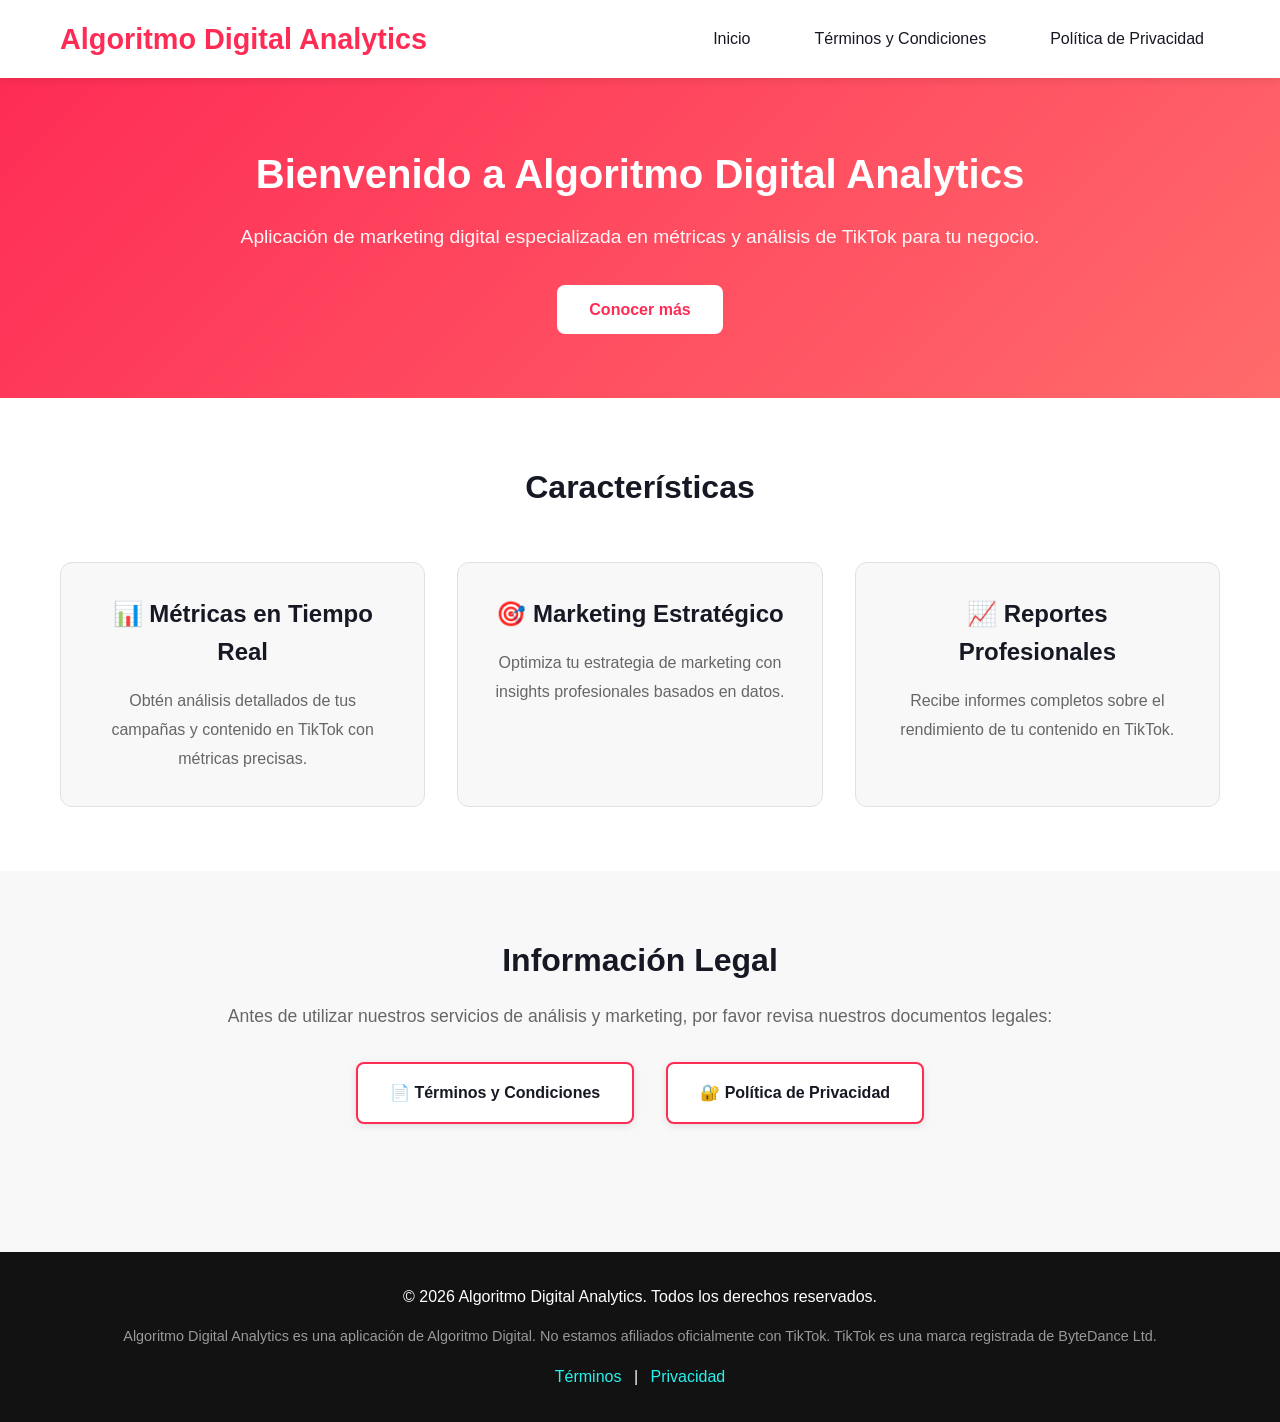
<file: index.html>
<!DOCTYPE html>
<html lang="es">
<head>
    <meta charset="UTF-8">
    <meta name="viewport" content="width=device-width, initial-scale=1.0">
    <title>Algoritmo Digital Analytics | Métricas de TikTok</title>
    <link rel="stylesheet" href="styles.css">
</head>
<body>
    <header>
        <nav>
            <div class="container">
                <h1 class="logo">Algoritmo Digital Analytics</h1>
                <ul class="nav-links">
                    <li><a href="index.html">Inicio</a></li>
                    <li><a href="terms.html">Términos y Condiciones</a></li>
                    <li><a href="privacy.html">Política de Privacidad</a></li>
                </ul>
            </div>
        </nav>
    </header>

    <main>
        <section class="hero">
            <div class="container">
                <h2>Bienvenido a Algoritmo Digital Analytics</h2>
                <p>Aplicación de marketing digital especializada en métricas y análisis de TikTok para tu negocio.</p>
                <div class="cta-buttons">
                    <a href="#features" class="btn btn-primary">Conocer más</a>
                </div>
            </div>
        </section>

        <section id="features" class="features">
            <div class="container">
                <h2>Características</h2>
                <div class="feature-grid">
                    <div class="feature-card">
                        <h3>📊 Métricas en Tiempo Real</h3>
                        <p>Obtén análisis detallados de tus campañas y contenido en TikTok con métricas precisas.</p>
                    </div>
                    <div class="feature-card">
                        <h3>🎯 Marketing Estratégico</h3>
                        <p>Optimiza tu estrategia de marketing con insights profesionales basados en datos.</p>
                    </div>
                    <div class="feature-card">
                        <h3>📈 Reportes Profesionales</h3>
                        <p>Recibe informes completos sobre el rendimiento de tu contenido en TikTok.</p>
                    </div>
                </div>
            </div>
        </section>

        <section class="legal-section">
            <div class="container">
                <h2>Información Legal</h2>
                <p>Antes de utilizar nuestros servicios de análisis y marketing, por favor revisa nuestros documentos legales:</p>
                <div class="legal-links">
                    <a href="terms.html" class="legal-link">📄 Términos y Condiciones</a>
                    <a href="privacy.html" class="legal-link">🔐 Política de Privacidad</a>
                </div>
            </div>
        </section>
    </main>

    <footer>
        <div class="container">
            <p>&copy; 2026 Algoritmo Digital Analytics. Todos los derechos reservados.</p>
            <p class="disclaimer">Algoritmo Digital Analytics es una aplicación de Algoritmo Digital. No estamos afiliados oficialmente con TikTok. TikTok es una marca registrada de ByteDance Ltd.</p>
            <div class="footer-links">
                <a href="terms.html">Términos</a> |
                <a href="privacy.html">Privacidad</a>
            </div>
        </div>
    </footer>
</body>
</html>
</file>
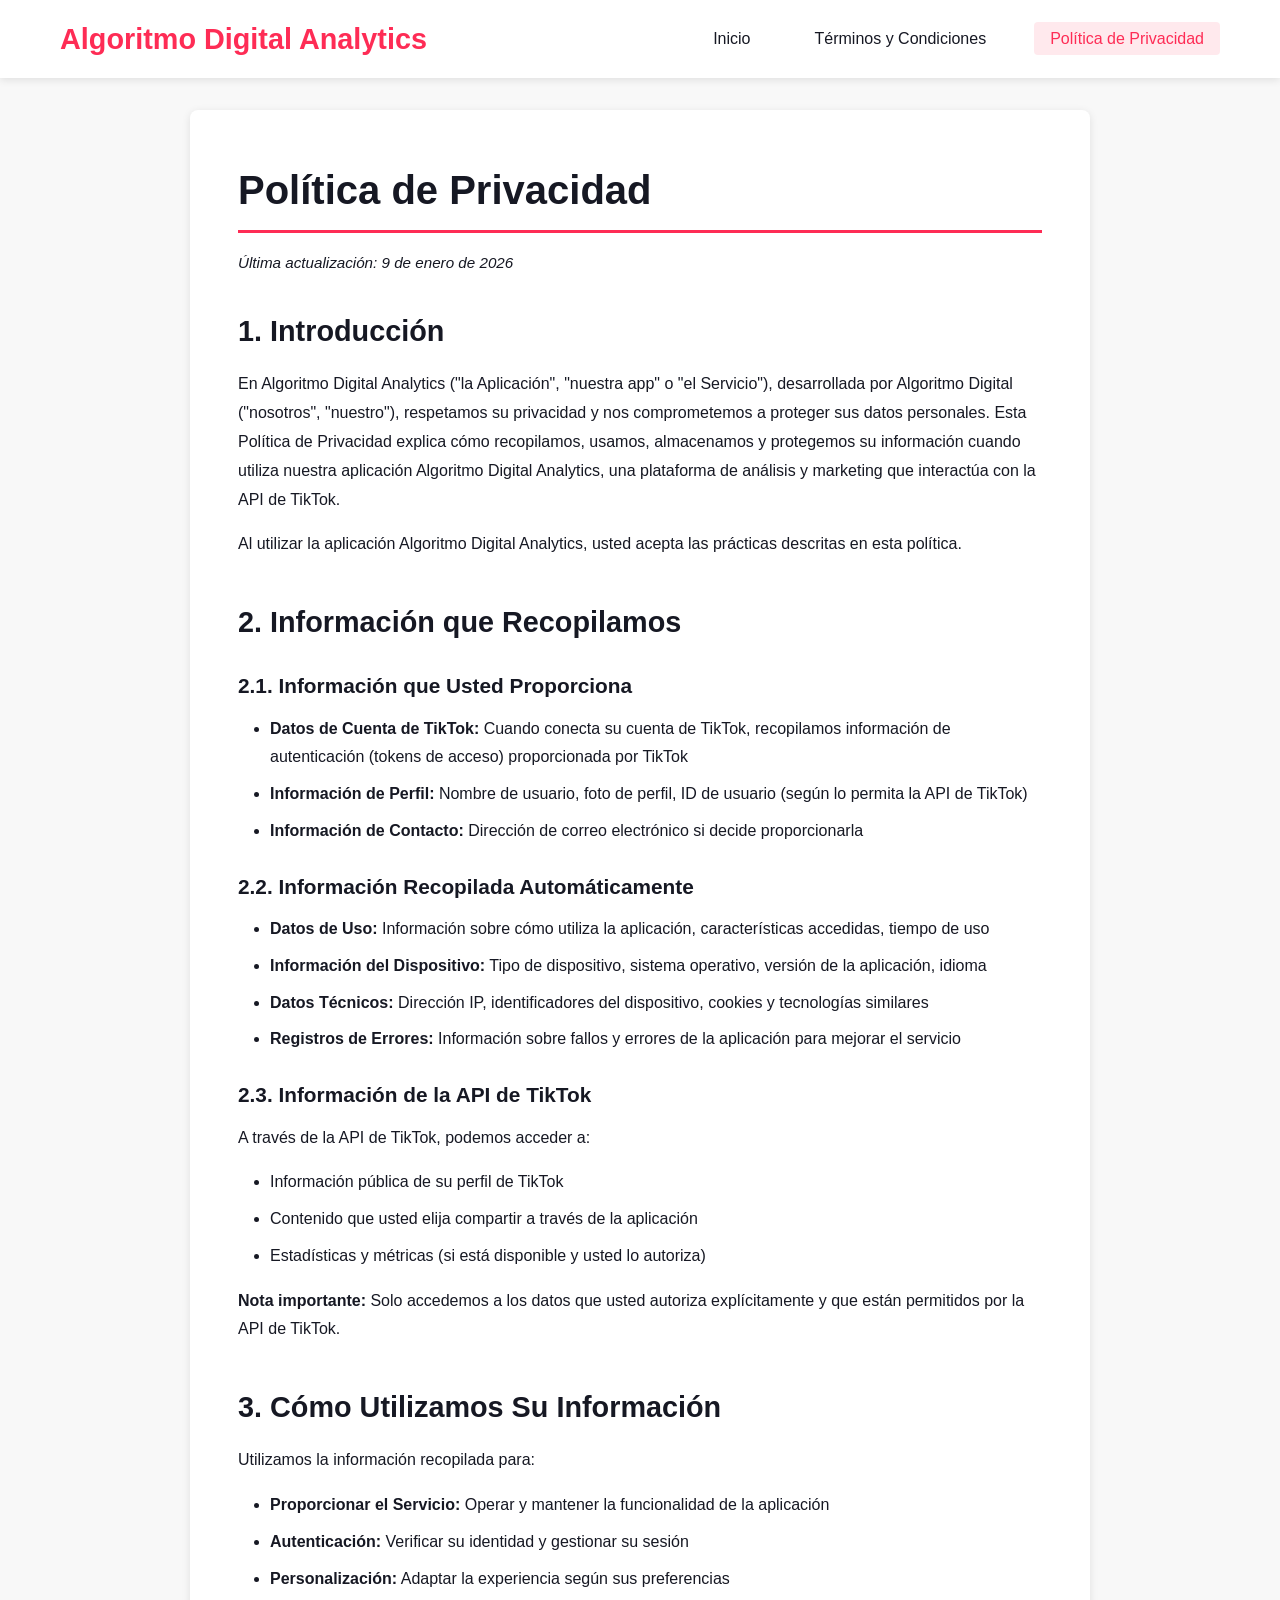
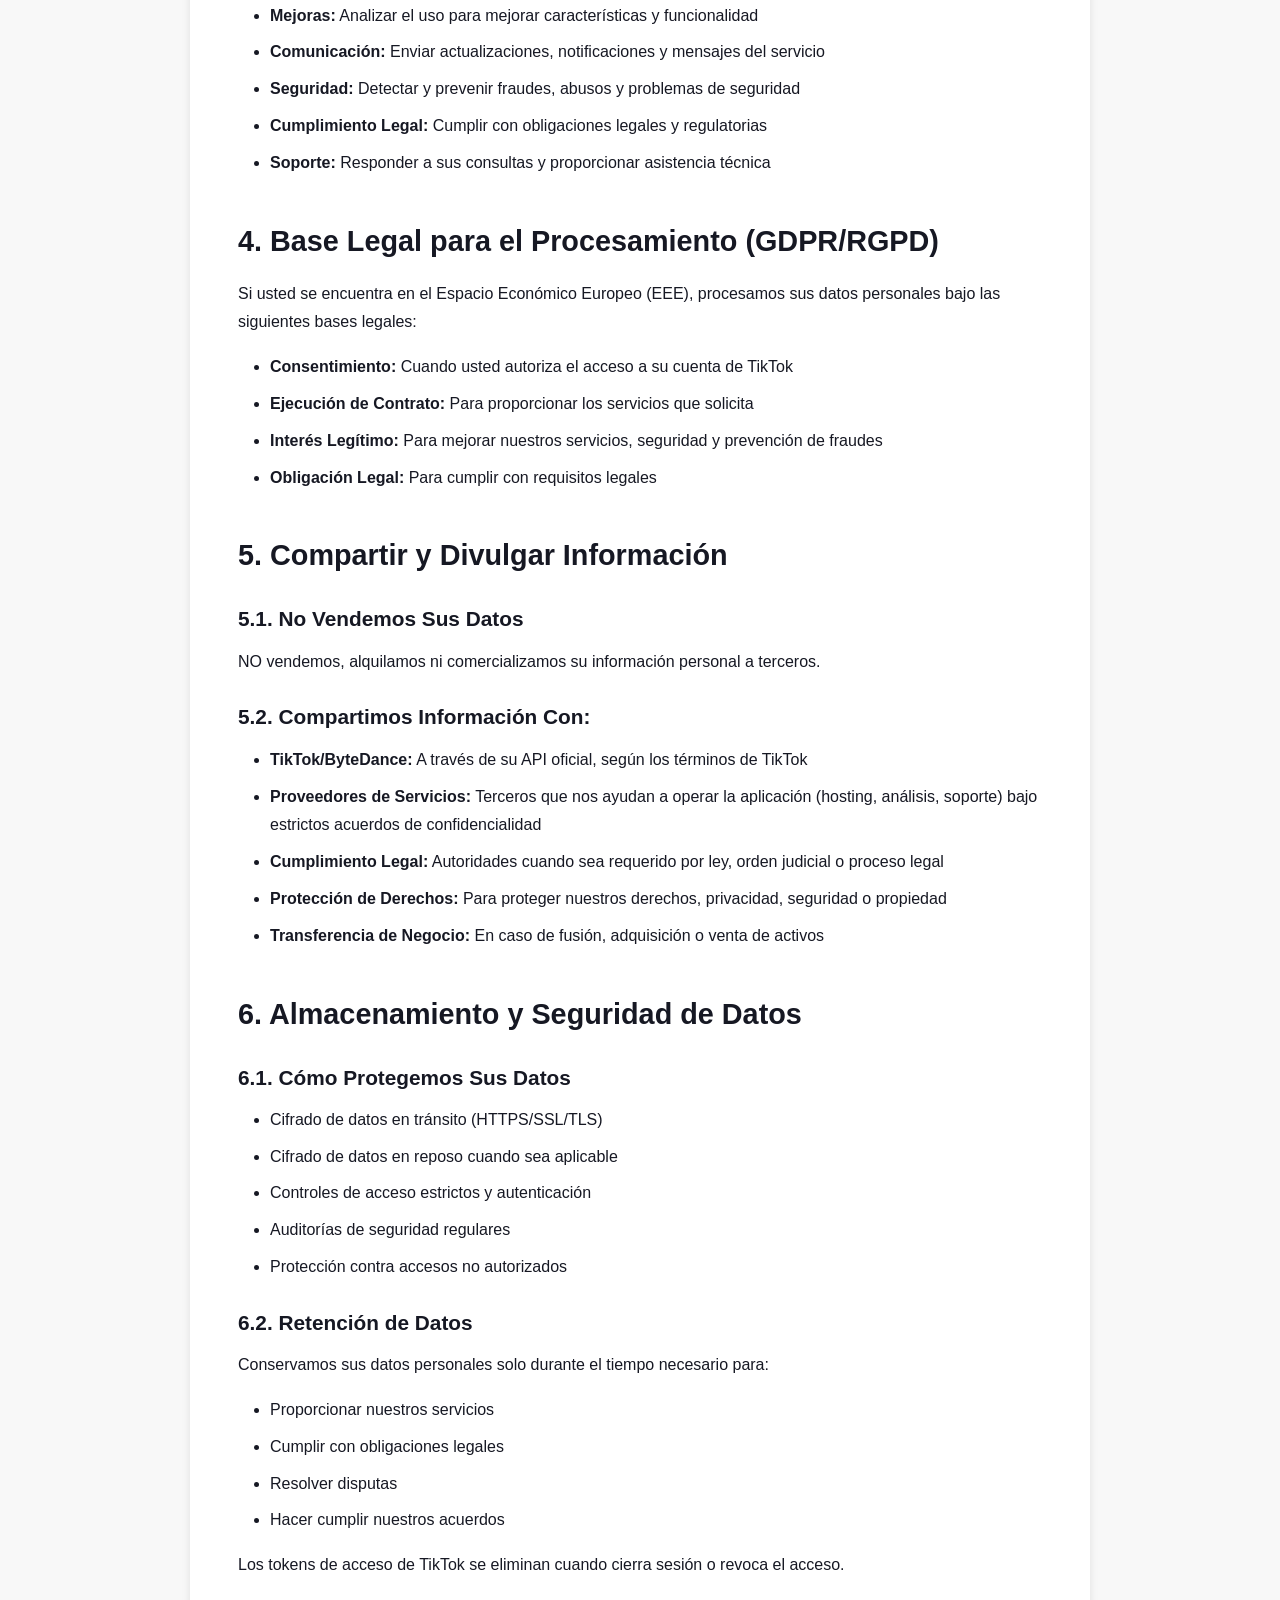
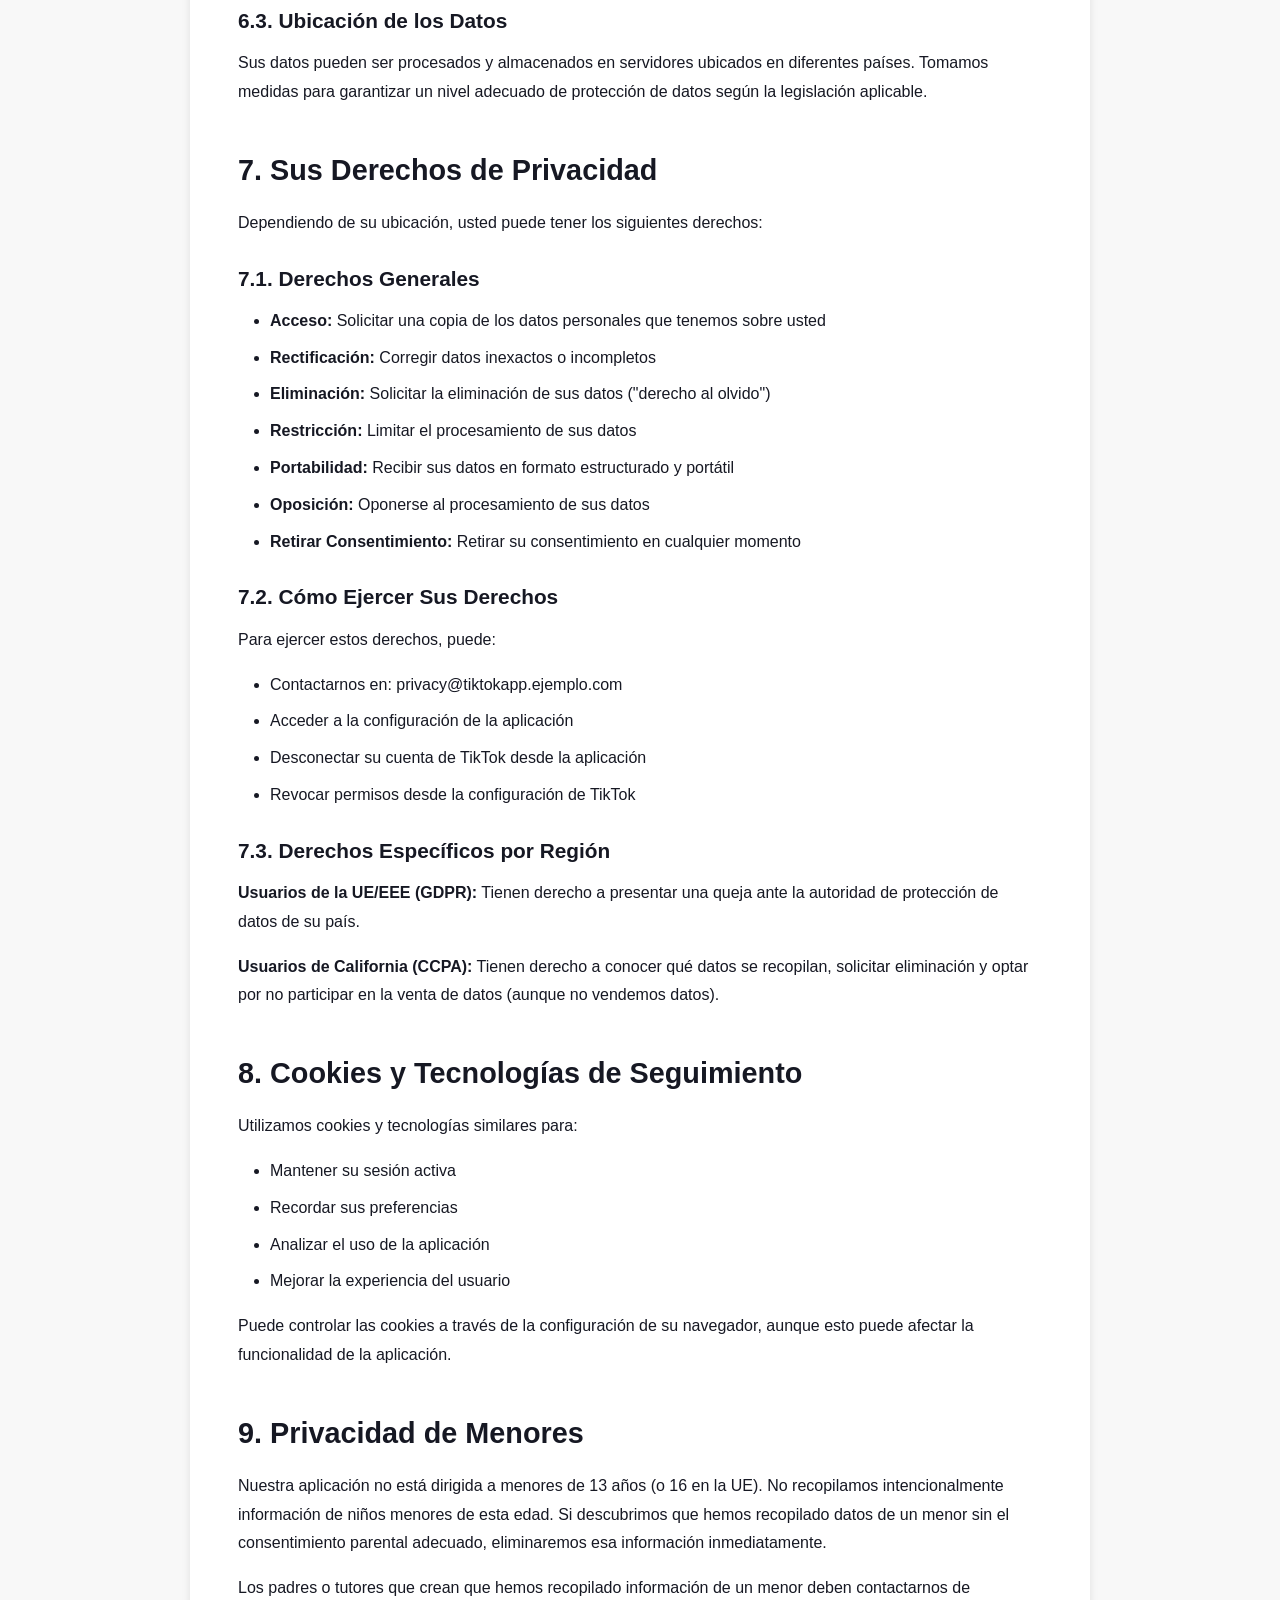
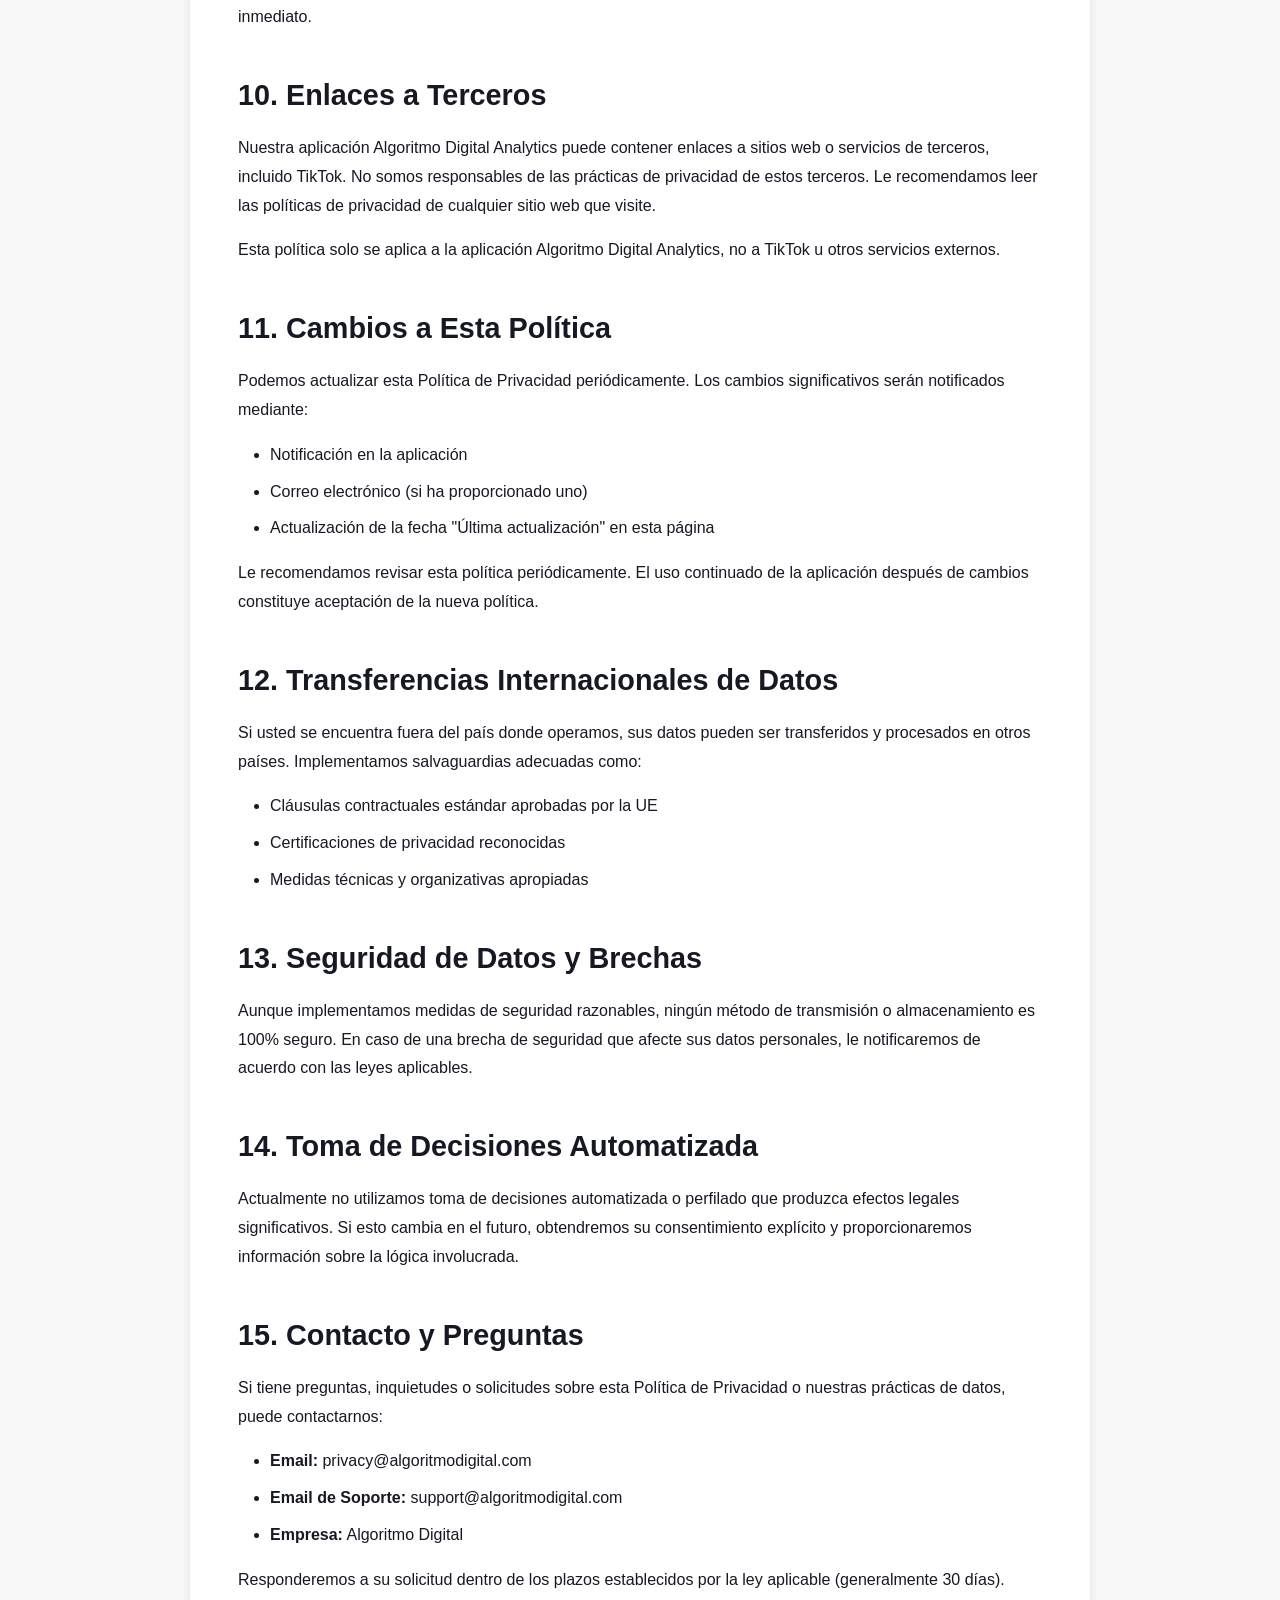
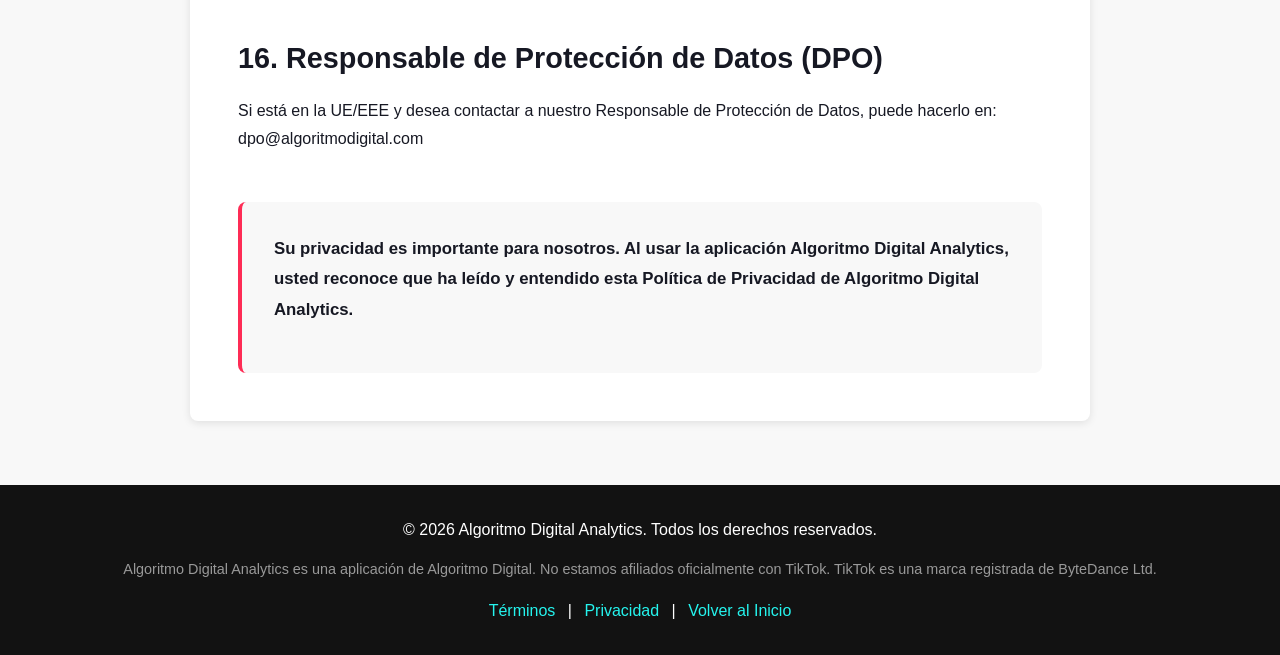
<file: privacy.html>
<!DOCTYPE html>
<html lang="es">
<head>
    <meta charset="UTF-8">
    <meta name="viewport" content="width=device-width, initial-scale=1.0">
    <title>Política de Privacidad - Algoritmo Digital Analytics</title>
    <link rel="stylesheet" href="styles.css">
</head>
<body>
    <header>
        <nav>
            <div class="container">
                <h1 class="logo">Algoritmo Digital Analytics</h1>
                <ul class="nav-links">
                    <li><a href="index.html">Inicio</a></li>
                    <li><a href="terms.html">Términos y Condiciones</a></li>
                    <li><a href="privacy.html" class="active">Política de Privacidad</a></li>
                </ul>
            </div>
        </nav>
    </header>

    <main>
        <div class="container legal-document">
            <h1>Política de Privacidad</h1>
            <p class="last-updated">Última actualización: 9 de enero de 2026</p>

            <section>
                <h2>1. Introducción</h2>
                <p>En Algoritmo Digital Analytics ("la Aplicación", "nuestra app" o "el Servicio"), desarrollada por Algoritmo Digital ("nosotros", "nuestro"), respetamos su privacidad y nos comprometemos a proteger sus datos personales. Esta Política de Privacidad explica cómo recopilamos, usamos, almacenamos y protegemos su información cuando utiliza nuestra aplicación Algoritmo Digital Analytics, una plataforma de análisis y marketing que interactúa con la API de TikTok.</p>
                <p>Al utilizar la aplicación Algoritmo Digital Analytics, usted acepta las prácticas descritas en esta política.</p>
            </section>

            <section>
                <h2>2. Información que Recopilamos</h2>
                
                <h3>2.1. Información que Usted Proporciona</h3>
                <ul>
                    <li><strong>Datos de Cuenta de TikTok:</strong> Cuando conecta su cuenta de TikTok, recopilamos información de autenticación (tokens de acceso) proporcionada por TikTok</li>
                    <li><strong>Información de Perfil:</strong> Nombre de usuario, foto de perfil, ID de usuario (según lo permita la API de TikTok)</li>
                    <li><strong>Información de Contacto:</strong> Dirección de correo electrónico si decide proporcionarla</li>
                </ul>

                <h3>2.2. Información Recopilada Automáticamente</h3>
                <ul>
                    <li><strong>Datos de Uso:</strong> Información sobre cómo utiliza la aplicación, características accedidas, tiempo de uso</li>
                    <li><strong>Información del Dispositivo:</strong> Tipo de dispositivo, sistema operativo, versión de la aplicación, idioma</li>
                    <li><strong>Datos Técnicos:</strong> Dirección IP, identificadores del dispositivo, cookies y tecnologías similares</li>
                    <li><strong>Registros de Errores:</strong> Información sobre fallos y errores de la aplicación para mejorar el servicio</li>
                </ul>

                <h3>2.3. Información de la API de TikTok</h3>
                <p>A través de la API de TikTok, podemos acceder a:</p>
                <ul>
                    <li>Información pública de su perfil de TikTok</li>
                    <li>Contenido que usted elija compartir a través de la aplicación</li>
                    <li>Estadísticas y métricas (si está disponible y usted lo autoriza)</li>
                </ul>
                <p><strong>Nota importante:</strong> Solo accedemos a los datos que usted autoriza explícitamente y que están permitidos por la API de TikTok.</p>
            </section>

            <section>
                <h2>3. Cómo Utilizamos Su Información</h2>
                <p>Utilizamos la información recopilada para:</p>
                <ul>
                    <li><strong>Proporcionar el Servicio:</strong> Operar y mantener la funcionalidad de la aplicación</li>
                    <li><strong>Autenticación:</strong> Verificar su identidad y gestionar su sesión</li>
                    <li><strong>Personalización:</strong> Adaptar la experiencia según sus preferencias</li>
                    <li><strong>Mejoras:</strong> Analizar el uso para mejorar características y funcionalidad</li>
                    <li><strong>Comunicación:</strong> Enviar actualizaciones, notificaciones y mensajes del servicio</li>
                    <li><strong>Seguridad:</strong> Detectar y prevenir fraudes, abusos y problemas de seguridad</li>
                    <li><strong>Cumplimiento Legal:</strong> Cumplir con obligaciones legales y regulatorias</li>
                    <li><strong>Soporte:</strong> Responder a sus consultas y proporcionar asistencia técnica</li>
                </ul>
            </section>

            <section>
                <h2>4. Base Legal para el Procesamiento (GDPR/RGPD)</h2>
                <p>Si usted se encuentra en el Espacio Económico Europeo (EEE), procesamos sus datos personales bajo las siguientes bases legales:</p>
                <ul>
                    <li><strong>Consentimiento:</strong> Cuando usted autoriza el acceso a su cuenta de TikTok</li>
                    <li><strong>Ejecución de Contrato:</strong> Para proporcionar los servicios que solicita</li>
                    <li><strong>Interés Legítimo:</strong> Para mejorar nuestros servicios, seguridad y prevención de fraudes</li>
                    <li><strong>Obligación Legal:</strong> Para cumplir con requisitos legales</li>
                </ul>
            </section>

            <section>
                <h2>5. Compartir y Divulgar Información</h2>
                
                <h3>5.1. No Vendemos Sus Datos</h3>
                <p>NO vendemos, alquilamos ni comercializamos su información personal a terceros.</p>

                <h3>5.2. Compartimos Información Con:</h3>
                <ul>
                    <li><strong>TikTok/ByteDance:</strong> A través de su API oficial, según los términos de TikTok</li>
                    <li><strong>Proveedores de Servicios:</strong> Terceros que nos ayudan a operar la aplicación (hosting, análisis, soporte) bajo estrictos acuerdos de confidencialidad</li>
                    <li><strong>Cumplimiento Legal:</strong> Autoridades cuando sea requerido por ley, orden judicial o proceso legal</li>
                    <li><strong>Protección de Derechos:</strong> Para proteger nuestros derechos, privacidad, seguridad o propiedad</li>
                    <li><strong>Transferencia de Negocio:</strong> En caso de fusión, adquisición o venta de activos</li>
                </ul>
            </section>

            <section>
                <h2>6. Almacenamiento y Seguridad de Datos</h2>
                
                <h3>6.1. Cómo Protegemos Sus Datos</h3>
                <ul>
                    <li>Cifrado de datos en tránsito (HTTPS/SSL/TLS)</li>
                    <li>Cifrado de datos en reposo cuando sea aplicable</li>
                    <li>Controles de acceso estrictos y autenticación</li>
                    <li>Auditorías de seguridad regulares</li>
                    <li>Protección contra accesos no autorizados</li>
                </ul>

                <h3>6.2. Retención de Datos</h3>
                <p>Conservamos sus datos personales solo durante el tiempo necesario para:</p>
                <ul>
                    <li>Proporcionar nuestros servicios</li>
                    <li>Cumplir con obligaciones legales</li>
                    <li>Resolver disputas</li>
                    <li>Hacer cumplir nuestros acuerdos</li>
                </ul>
                <p>Los tokens de acceso de TikTok se eliminan cuando cierra sesión o revoca el acceso.</p>

                <h3>6.3. Ubicación de los Datos</h3>
                <p>Sus datos pueden ser procesados y almacenados en servidores ubicados en diferentes países. Tomamos medidas para garantizar un nivel adecuado de protección de datos según la legislación aplicable.</p>
            </section>

            <section>
                <h2>7. Sus Derechos de Privacidad</h2>
                <p>Dependiendo de su ubicación, usted puede tener los siguientes derechos:</p>
                
                <h3>7.1. Derechos Generales</h3>
                <ul>
                    <li><strong>Acceso:</strong> Solicitar una copia de los datos personales que tenemos sobre usted</li>
                    <li><strong>Rectificación:</strong> Corregir datos inexactos o incompletos</li>
                    <li><strong>Eliminación:</strong> Solicitar la eliminación de sus datos ("derecho al olvido")</li>
                    <li><strong>Restricción:</strong> Limitar el procesamiento de sus datos</li>
                    <li><strong>Portabilidad:</strong> Recibir sus datos en formato estructurado y portátil</li>
                    <li><strong>Oposición:</strong> Oponerse al procesamiento de sus datos</li>
                    <li><strong>Retirar Consentimiento:</strong> Retirar su consentimiento en cualquier momento</li>
                </ul>

                <h3>7.2. Cómo Ejercer Sus Derechos</h3>
                <p>Para ejercer estos derechos, puede:</p>
                <ul>
                    <li>Contactarnos en: privacy@tiktokapp.ejemplo.com</li>
                    <li>Acceder a la configuración de la aplicación</li>
                    <li>Desconectar su cuenta de TikTok desde la aplicación</li>
                    <li>Revocar permisos desde la configuración de TikTok</li>
                </ul>

                <h3>7.3. Derechos Específicos por Región</h3>
                <p><strong>Usuarios de la UE/EEE (GDPR):</strong> Tienen derecho a presentar una queja ante la autoridad de protección de datos de su país.</p>
                <p><strong>Usuarios de California (CCPA):</strong> Tienen derecho a conocer qué datos se recopilan, solicitar eliminación y optar por no participar en la venta de datos (aunque no vendemos datos).</p>
            </section>

            <section>
                <h2>8. Cookies y Tecnologías de Seguimiento</h2>
                <p>Utilizamos cookies y tecnologías similares para:</p>
                <ul>
                    <li>Mantener su sesión activa</li>
                    <li>Recordar sus preferencias</li>
                    <li>Analizar el uso de la aplicación</li>
                    <li>Mejorar la experiencia del usuario</li>
                </ul>
                <p>Puede controlar las cookies a través de la configuración de su navegador, aunque esto puede afectar la funcionalidad de la aplicación.</p>
            </section>

            <section>
                <h2>9. Privacidad de Menores</h2>
                <p>Nuestra aplicación no está dirigida a menores de 13 años (o 16 en la UE). No recopilamos intencionalmente información de niños menores de esta edad. Si descubrimos que hemos recopilado datos de un menor sin el consentimiento parental adecuado, eliminaremos esa información inmediatamente.</p>
                <p>Los padres o tutores que crean que hemos recopilado información de un menor deben contactarnos de inmediato.</p>
            </section>

            <section>
                <h2>10. Enlaces a Terceros</h2>
                <p>Nuestra aplicación Algoritmo Digital Analytics puede contener enlaces a sitios web o servicios de terceros, incluido TikTok. No somos responsables de las prácticas de privacidad de estos terceros. Le recomendamos leer las políticas de privacidad de cualquier sitio web que visite.</p>
                <p>Esta política solo se aplica a la aplicación Algoritmo Digital Analytics, no a TikTok u otros servicios externos.</p>
            </section>

            <section>
                <h2>11. Cambios a Esta Política</h2>
                <p>Podemos actualizar esta Política de Privacidad periódicamente. Los cambios significativos serán notificados mediante:</p>
                <ul>
                    <li>Notificación en la aplicación</li>
                    <li>Correo electrónico (si ha proporcionado uno)</li>
                    <li>Actualización de la fecha "Última actualización" en esta página</li>
                </ul>
                <p>Le recomendamos revisar esta política periódicamente. El uso continuado de la aplicación después de cambios constituye aceptación de la nueva política.</p>
            </section>

            <section>
                <h2>12. Transferencias Internacionales de Datos</h2>
                <p>Si usted se encuentra fuera del país donde operamos, sus datos pueden ser transferidos y procesados en otros países. Implementamos salvaguardias adecuadas como:</p>
                <ul>
                    <li>Cláusulas contractuales estándar aprobadas por la UE</li>
                    <li>Certificaciones de privacidad reconocidas</li>
                    <li>Medidas técnicas y organizativas apropiadas</li>
                </ul>
            </section>

            <section>
                <h2>13. Seguridad de Datos y Brechas</h2>
                <p>Aunque implementamos medidas de seguridad razonables, ningún método de transmisión o almacenamiento es 100% seguro. En caso de una brecha de seguridad que afecte sus datos personales, le notificaremos de acuerdo con las leyes aplicables.</p>
            </section>

            <section>
                <h2>14. Toma de Decisiones Automatizada</h2>
                <p>Actualmente no utilizamos toma de decisiones automatizada o perfilado que produzca efectos legales significativos. Si esto cambia en el futuro, obtendremos su consentimiento explícito y proporcionaremos información sobre la lógica involucrada.</p>
            </section>

            <section>
                <h2>15. Contacto y Preguntas</h2>
                <p>Si tiene preguntas, inquietudes o solicitudes sobre esta Política de Privacidad o nuestras prácticas de datos, puede contactarnos:</p>
                <ul>
                    <li><strong>Email:</strong> privacy@algoritmodigital.com</li>
                    <li><strong>Email de Soporte:</strong> support@algoritmodigital.com</li>
                    <li><strong>Empresa:</strong> Algoritmo Digital</li>
                </ul>
                <p>Responderemos a su solicitud dentro de los plazos establecidos por la ley aplicable (generalmente 30 días).</p>
            </section>

            <section>
                <h2>16. Responsable de Protección de Datos (DPO)</h2>
                <p>Si está en la UE/EEE y desea contactar a nuestro Responsable de Protección de Datos, puede hacerlo en: dpo@algoritmodigital.com</p>
            </section>

            <div class="legal-footer">
                <p><strong>Su privacidad es importante para nosotros. Al usar la aplicación Algoritmo Digital Analytics, usted reconoce que ha leído y entendido esta Política de Privacidad de Algoritmo Digital Analytics.</strong></p>
            </div>
        </div>
    </main>

    <footer>
        <div class="container">
            <p>&copy; 2026 Algoritmo Digital Analytics. Todos los derechos reservados.</p>
            <p class="disclaimer">Algoritmo Digital Analytics es una aplicación de Algoritmo Digital. No estamos afiliados oficialmente con TikTok. TikTok es una marca registrada de ByteDance Ltd.</p>
            <div class="footer-links">
                <a href="terms.html">Términos</a> |
                <a href="privacy.html">Privacidad</a> |
                <a href="index.html">Volver al Inicio</a>
            </div>
        </div>
    </footer>
</body>
</html>
</file>
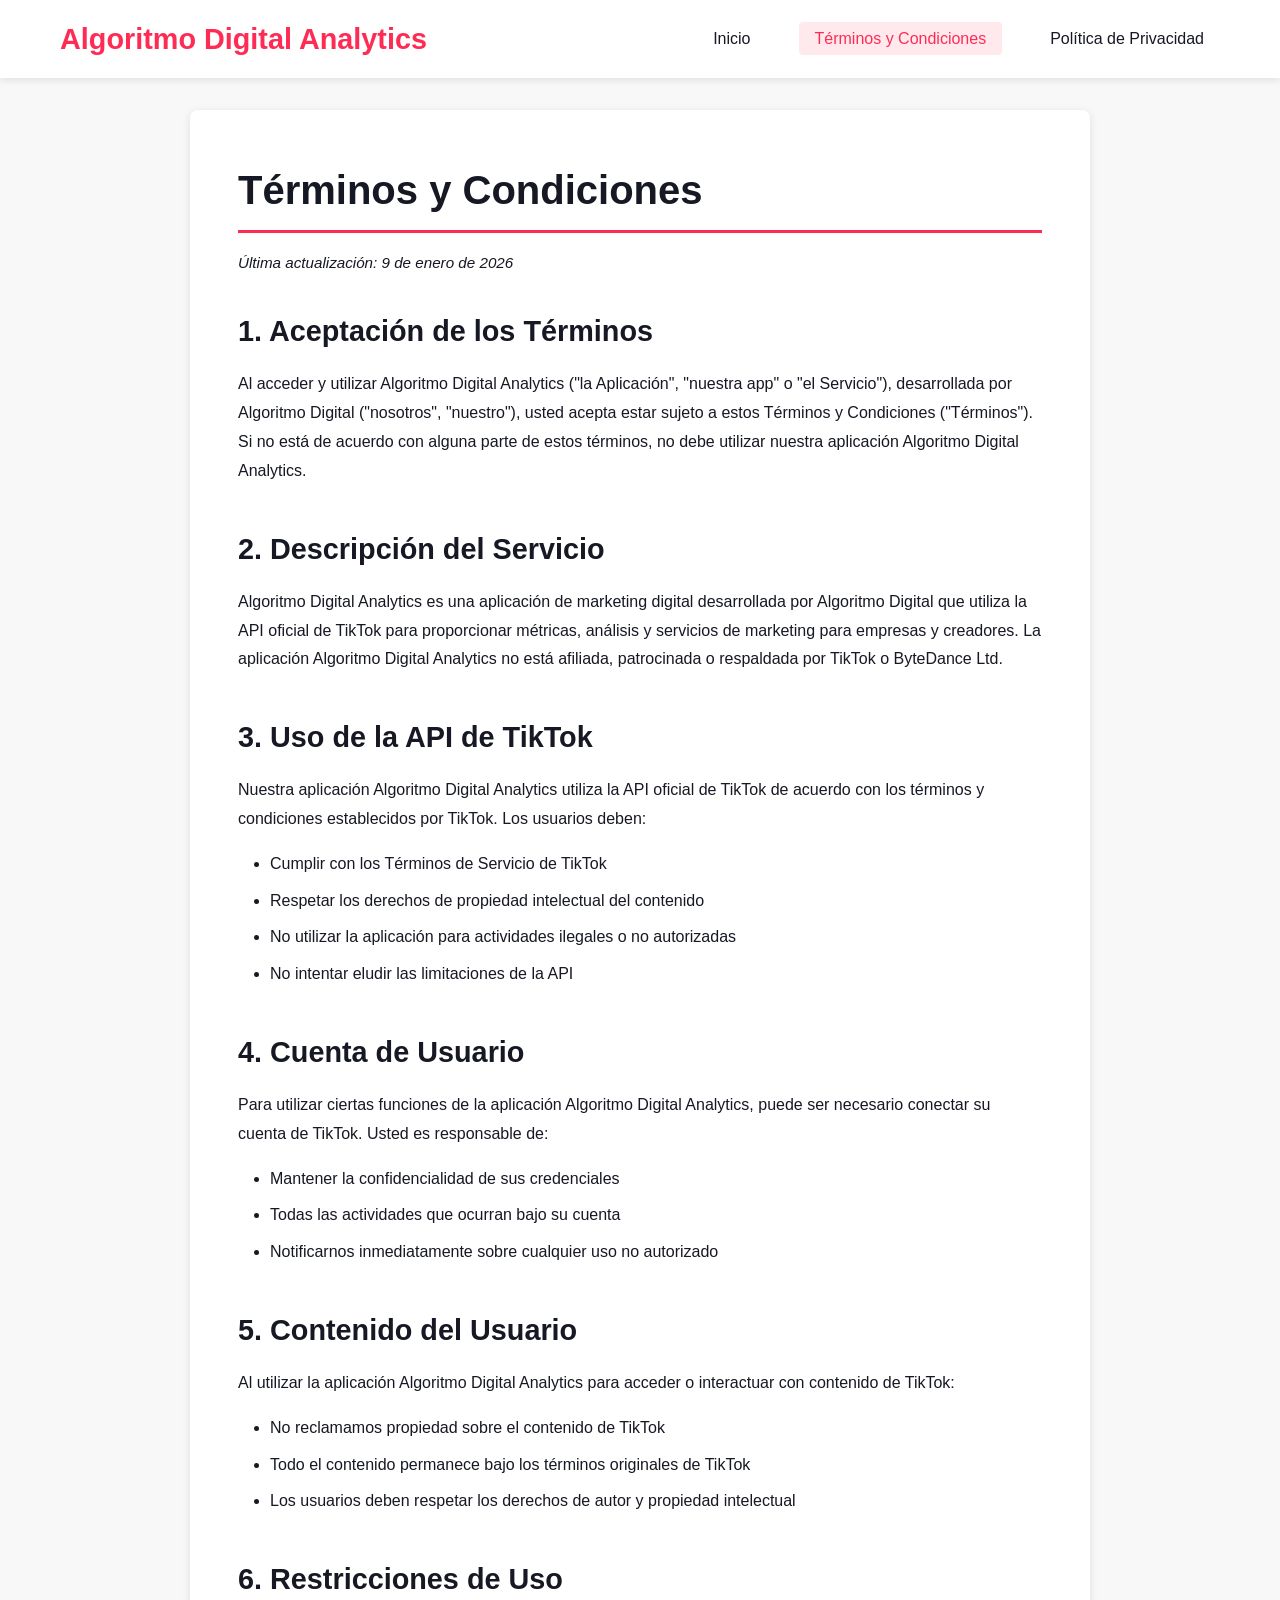
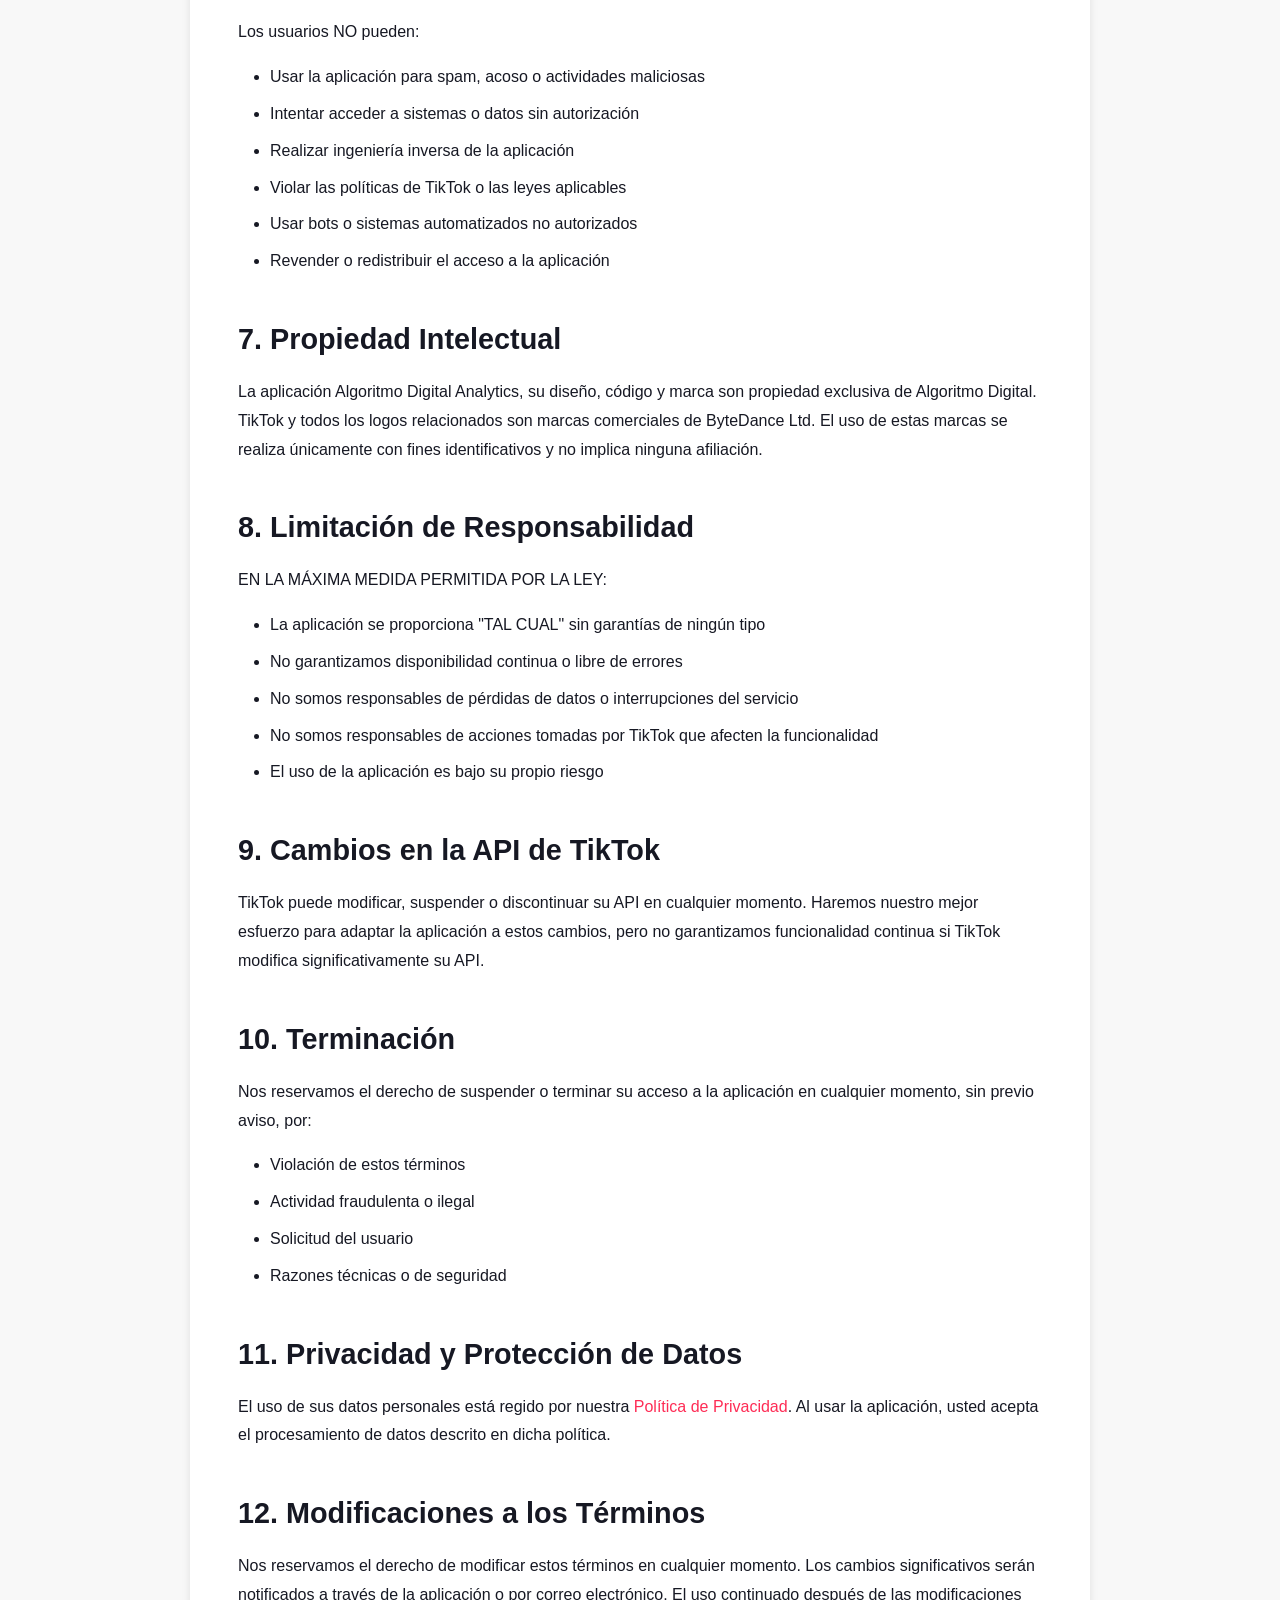
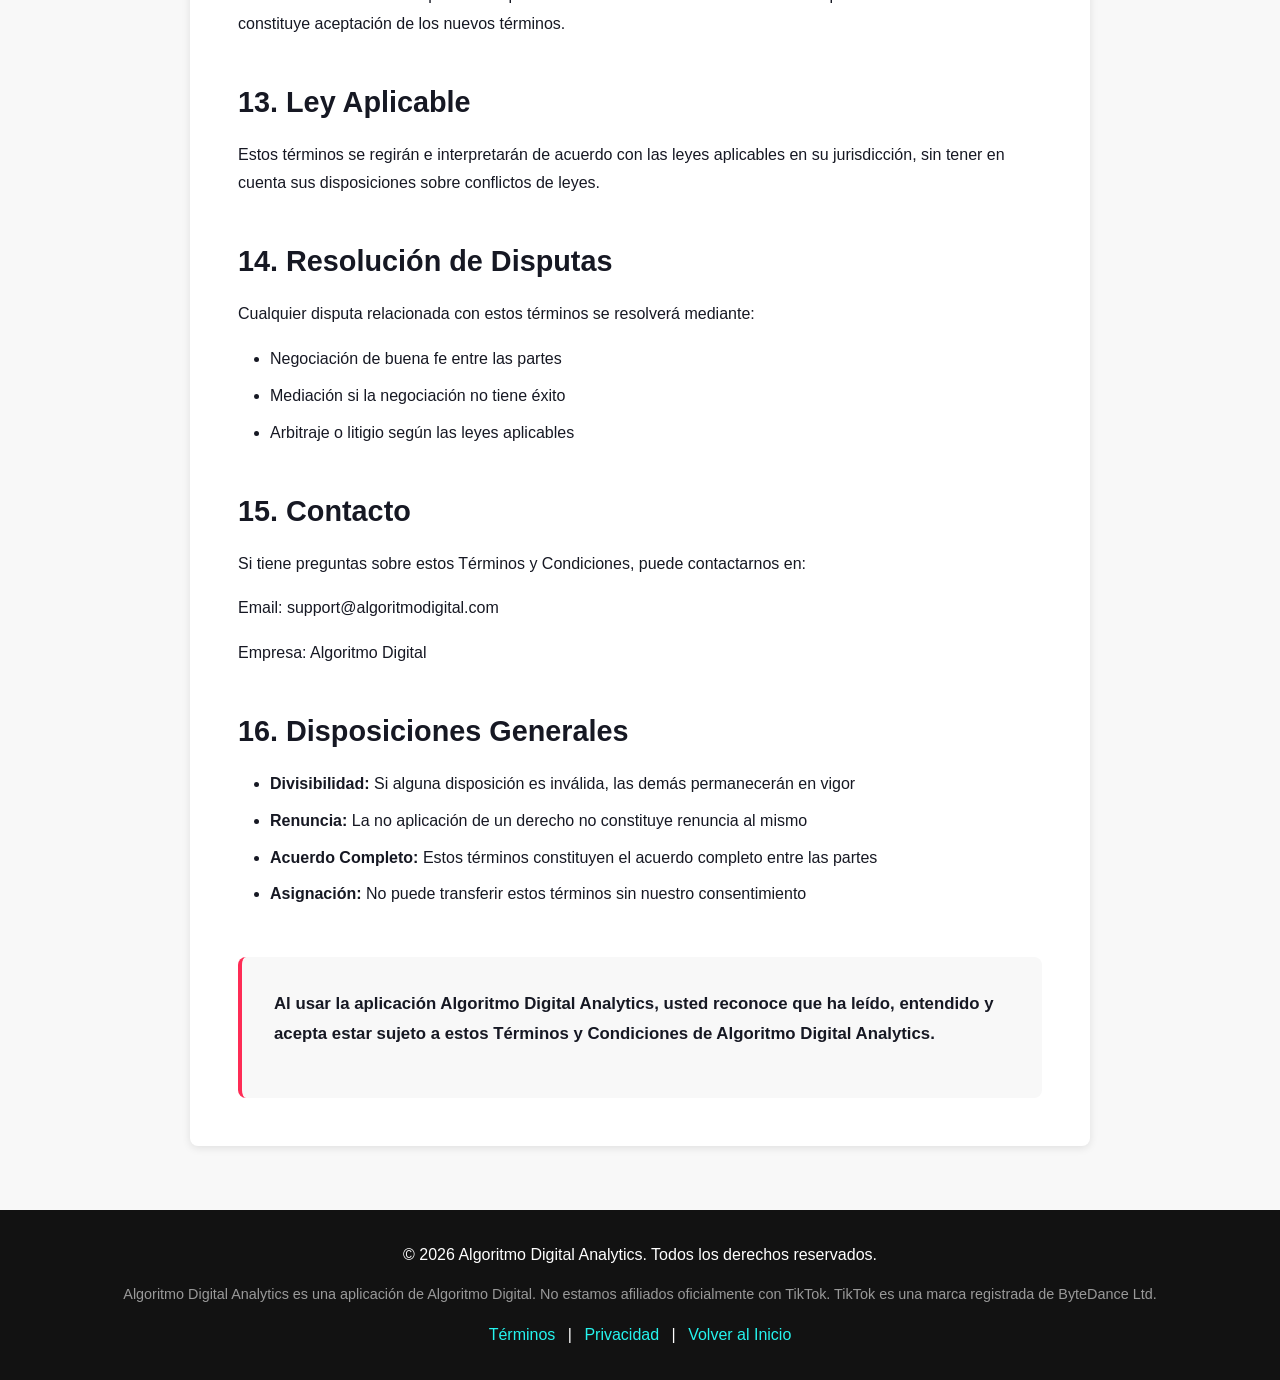
<file: terms.html>
<!DOCTYPE html>
<html lang="es">
<head>
    <meta charset="UTF-8">
    <meta name="viewport" content="width=device-width, initial-scale=1.0">
    <title>Términos y Condiciones - Algoritmo Digital Analytics</title>
    <link rel="stylesheet" href="styles.css">
</head>
<body>
    <header>
        <nav>
            <div class="container">
                <h1 class="logo">Algoritmo Digital Analytics</h1>
                <ul class="nav-links">
                    <li><a href="index.html">Inicio</a></li>
                    <li><a href="terms.html" class="active">Términos y Condiciones</a></li>
                    <li><a href="privacy.html">Política de Privacidad</a></li>
                </ul>
            </div>
        </nav>
    </header>

    <main>
        <div class="container legal-document">
            <h1>Términos y Condiciones</h1>
            <p class="last-updated">Última actualización: 9 de enero de 2026</p>

            <section>
                <h2>1. Aceptación de los Términos</h2>
                <p>Al acceder y utilizar Algoritmo Digital Analytics ("la Aplicación", "nuestra app" o "el Servicio"), desarrollada por Algoritmo Digital ("nosotros", "nuestro"), usted acepta estar sujeto a estos Términos y Condiciones ("Términos"). Si no está de acuerdo con alguna parte de estos términos, no debe utilizar nuestra aplicación Algoritmo Digital Analytics.</p>
            </section>

            <section>
                <h2>2. Descripción del Servicio</h2>
                <p>Algoritmo Digital Analytics es una aplicación de marketing digital desarrollada por Algoritmo Digital que utiliza la API oficial de TikTok para proporcionar métricas, análisis y servicios de marketing para empresas y creadores. La aplicación Algoritmo Digital Analytics no está afiliada, patrocinada o respaldada por TikTok o ByteDance Ltd.</p>
            </section>

            <section>
                <h2>3. Uso de la API de TikTok</h2>
                <p>Nuestra aplicación Algoritmo Digital Analytics utiliza la API oficial de TikTok de acuerdo con los términos y condiciones establecidos por TikTok. Los usuarios deben:</p>
                <ul>
                    <li>Cumplir con los Términos de Servicio de TikTok</li>
                    <li>Respetar los derechos de propiedad intelectual del contenido</li>
                    <li>No utilizar la aplicación para actividades ilegales o no autorizadas</li>
                    <li>No intentar eludir las limitaciones de la API</li>
                </ul>
            </section>

            <section>
                <h2>4. Cuenta de Usuario</h2>
                <p>Para utilizar ciertas funciones de la aplicación Algoritmo Digital Analytics, puede ser necesario conectar su cuenta de TikTok. Usted es responsable de:</p>
                <ul>
                    <li>Mantener la confidencialidad de sus credenciales</li>
                    <li>Todas las actividades que ocurran bajo su cuenta</li>
                    <li>Notificarnos inmediatamente sobre cualquier uso no autorizado</li>
                </ul>
            </section>

            <section>
                <h2>5. Contenido del Usuario</h2>
                <p>Al utilizar la aplicación Algoritmo Digital Analytics para acceder o interactuar con contenido de TikTok:</p>
                <ul>
                    <li>No reclamamos propiedad sobre el contenido de TikTok</li>
                    <li>Todo el contenido permanece bajo los términos originales de TikTok</li>
                    <li>Los usuarios deben respetar los derechos de autor y propiedad intelectual</li>
                </ul>
            </section>

            <section>
                <h2>6. Restricciones de Uso</h2>
                <p>Los usuarios NO pueden:</p>
                <ul>
                    <li>Usar la aplicación para spam, acoso o actividades maliciosas</li>
                    <li>Intentar acceder a sistemas o datos sin autorización</li>
                    <li>Realizar ingeniería inversa de la aplicación</li>
                    <li>Violar las políticas de TikTok o las leyes aplicables</li>
                    <li>Usar bots o sistemas automatizados no autorizados</li>
                    <li>Revender o redistribuir el acceso a la aplicación</li>
                </ul>
            </section>

            <section>
                <h2>7. Propiedad Intelectual</h2>
                <p>La aplicación Algoritmo Digital Analytics, su diseño, código y marca son propiedad exclusiva de Algoritmo Digital. TikTok y todos los logos relacionados son marcas comerciales de ByteDance Ltd. El uso de estas marcas se realiza únicamente con fines identificativos y no implica ninguna afiliación.</p>
            </section>

            <section>
                <h2>8. Limitación de Responsabilidad</h2>
                <p>EN LA MÁXIMA MEDIDA PERMITIDA POR LA LEY:</p>
                <ul>
                    <li>La aplicación se proporciona "TAL CUAL" sin garantías de ningún tipo</li>
                    <li>No garantizamos disponibilidad continua o libre de errores</li>
                    <li>No somos responsables de pérdidas de datos o interrupciones del servicio</li>
                    <li>No somos responsables de acciones tomadas por TikTok que afecten la funcionalidad</li>
                    <li>El uso de la aplicación es bajo su propio riesgo</li>
                </ul>
            </section>

            <section>
                <h2>9. Cambios en la API de TikTok</h2>
                <p>TikTok puede modificar, suspender o discontinuar su API en cualquier momento. Haremos nuestro mejor esfuerzo para adaptar la aplicación a estos cambios, pero no garantizamos funcionalidad continua si TikTok modifica significativamente su API.</p>
            </section>

            <section>
                <h2>10. Terminación</h2>
                <p>Nos reservamos el derecho de suspender o terminar su acceso a la aplicación en cualquier momento, sin previo aviso, por:</p>
                <ul>
                    <li>Violación de estos términos</li>
                    <li>Actividad fraudulenta o ilegal</li>
                    <li>Solicitud del usuario</li>
                    <li>Razones técnicas o de seguridad</li>
                </ul>
            </section>

            <section>
                <h2>11. Privacidad y Protección de Datos</h2>
                <p>El uso de sus datos personales está regido por nuestra <a href="privacy.html">Política de Privacidad</a>. Al usar la aplicación, usted acepta el procesamiento de datos descrito en dicha política.</p>
            </section>

            <section>
                <h2>12. Modificaciones a los Términos</h2>
                <p>Nos reservamos el derecho de modificar estos términos en cualquier momento. Los cambios significativos serán notificados a través de la aplicación o por correo electrónico. El uso continuado después de las modificaciones constituye aceptación de los nuevos términos.</p>
            </section>

            <section>
                <h2>13. Ley Aplicable</h2>
                <p>Estos términos se regirán e interpretarán de acuerdo con las leyes aplicables en su jurisdicción, sin tener en cuenta sus disposiciones sobre conflictos de leyes.</p>
            </section>

            <section>
                <h2>14. Resolución de Disputas</h2>
                <p>Cualquier disputa relacionada con estos términos se resolverá mediante:</p>
                <ul>
                    <li>Negociación de buena fe entre las partes</li>
                    <li>Mediación si la negociación no tiene éxito</li>
                    <li>Arbitraje o litigio según las leyes aplicables</li>
                </ul>
            </section>

            <section>
                <h2>15. Contacto</h2>
                <p>Si tiene preguntas sobre estos Términos y Condiciones, puede contactarnos en:</p>
                <p>Email: support@algoritmodigital.com</p>
                <p>Empresa: Algoritmo Digital</p>
            </section>

            <section>
                <h2>16. Disposiciones Generales</h2>
                <ul>
                    <li><strong>Divisibilidad:</strong> Si alguna disposición es inválida, las demás permanecerán en vigor</li>
                    <li><strong>Renuncia:</strong> La no aplicación de un derecho no constituye renuncia al mismo</li>
                    <li><strong>Acuerdo Completo:</strong> Estos términos constituyen el acuerdo completo entre las partes</li>
                    <li><strong>Asignación:</strong> No puede transferir estos términos sin nuestro consentimiento</li>
                </ul>
            </section>

            <div class="legal-footer">
                <p><strong>Al usar la aplicación Algoritmo Digital Analytics, usted reconoce que ha leído, entendido y acepta estar sujeto a estos Términos y Condiciones de Algoritmo Digital Analytics.</strong></p>
            </div>
        </div>
    </main>

    <footer>
        <div class="container">
            <p>&copy; 2026 Algoritmo Digital Analytics. Todos los derechos reservados.</p>
            <p class="disclaimer">Algoritmo Digital Analytics es una aplicación de Algoritmo Digital. No estamos afiliados oficialmente con TikTok. TikTok es una marca registrada de ByteDance Ltd.</p>
            <div class="footer-links">
                <a href="terms.html">Términos</a> |
                <a href="privacy.html">Privacidad</a> |
                <a href="index.html">Volver al Inicio</a>
            </div>
        </div>
    </footer>
</body>
</html>
</file>
<file: styles.css>
/* Reset y estilos base */
* {
    margin: 0;
    padding: 0;
    box-sizing: border-box;
}

:root {
    --primary-color: #fe2c55;
    --secondary-color: #25f4ee;
    --dark-bg: #000000;
    --dark-gray: #121212;
    --light-gray: #f8f8f8;
    --text-dark: #161823;
    --text-light: #ffffff;
    --text-gray: #666666;
    --border-color: #e1e1e1;
    --shadow: 0 2px 8px rgba(0, 0, 0, 0.1);
    --shadow-hover: 0 4px 16px rgba(0, 0, 0, 0.15);
}

body {
    font-family: -apple-system, BlinkMacSystemFont, 'Segoe UI', 'Roboto', 'Helvetica', 'Arial', sans-serif;
    line-height: 1.6;
    color: var(--text-dark);
    background-color: var(--light-gray);
}

/* Contenedor principal */
.container {
    max-width: 1200px;
    margin: 0 auto;
    padding: 0 20px;
}

/* Header y navegación */
header {
    background-color: var(--text-light);
    box-shadow: var(--shadow);
    position: sticky;
    top: 0;
    z-index: 1000;
}

nav {
    padding: 1rem 0;
}

nav .container {
    display: flex;
    justify-content: space-between;
    align-items: center;
}

.logo {
    font-size: 1.8rem;
    font-weight: 700;
    color: var(--primary-color);
    cursor: pointer;
}

.nav-links {
    display: flex;
    list-style: none;
    gap: 2rem;
}

.nav-links a {
    text-decoration: none;
    color: var(--text-dark);
    font-weight: 500;
    transition: color 0.3s ease;
    padding: 0.5rem 1rem;
    border-radius: 4px;
}

.nav-links a:hover,
.nav-links a.active {
    color: var(--primary-color);
    background-color: rgba(254, 44, 85, 0.1);
}

/* Hero section */
.hero {
    background: linear-gradient(135deg, var(--primary-color) 0%, #ff6b6b 100%);
    color: var(--text-light);
    padding: 4rem 0;
    text-align: center;
}

.hero h2 {
    font-size: 2.5rem;
    margin-bottom: 1rem;
    font-weight: 700;
}

.hero p {
    font-size: 1.2rem;
    margin-bottom: 2rem;
    opacity: 0.95;
}

/* Botones */
.btn {
    display: inline-block;
    padding: 0.75rem 2rem;
    text-decoration: none;
    border-radius: 8px;
    font-weight: 600;
    transition: all 0.3s ease;
    cursor: pointer;
    border: none;
    font-size: 1rem;
}

.btn-primary {
    background-color: var(--text-light);
    color: var(--primary-color);
}

.btn-primary:hover {
    transform: translateY(-2px);
    box-shadow: var(--shadow-hover);
}

.cta-buttons {
    display: flex;
    gap: 1rem;
    justify-content: center;
    flex-wrap: wrap;
}

/* Features section */
.features {
    padding: 4rem 0;
    background-color: var(--text-light);
}

.features h2 {
    text-align: center;
    font-size: 2rem;
    margin-bottom: 3rem;
    color: var(--text-dark);
}

.feature-grid {
    display: grid;
    grid-template-columns: repeat(auto-fit, minmax(280px, 1fr));
    gap: 2rem;
}

.feature-card {
    background: var(--light-gray);
    padding: 2rem;
    border-radius: 12px;
    text-align: center;
    transition: all 0.3s ease;
    border: 1px solid var(--border-color);
}

.feature-card:hover {
    transform: translateY(-5px);
    box-shadow: var(--shadow-hover);
}

.feature-card h3 {
    font-size: 1.5rem;
    margin-bottom: 1rem;
    color: var(--text-dark);
}

.feature-card p {
    color: var(--text-gray);
    line-height: 1.8;
}

/* Legal section */
.legal-section {
    padding: 4rem 0;
    background-color: var(--light-gray);
    text-align: center;
}

.legal-section h2 {
    font-size: 2rem;
    margin-bottom: 1rem;
    color: var(--text-dark);
}

.legal-section p {
    color: var(--text-gray);
    margin-bottom: 2rem;
    font-size: 1.1rem;
}

.legal-links {
    display: flex;
    gap: 2rem;
    justify-content: center;
    flex-wrap: wrap;
}

.legal-link {
    display: inline-block;
    padding: 1rem 2rem;
    background-color: var(--text-light);
    color: var(--text-dark);
    text-decoration: none;
    border-radius: 8px;
    font-weight: 600;
    transition: all 0.3s ease;
    box-shadow: var(--shadow);
    border: 2px solid var(--primary-color);
}

.legal-link:hover {
    background-color: var(--primary-color);
    color: var(--text-light);
    transform: translateY(-3px);
    box-shadow: var(--shadow-hover);
}

/* Legal document styles */
.legal-document {
    background-color: var(--text-light);
    padding: 3rem;
    margin: 2rem auto;
    border-radius: 8px;
    box-shadow: var(--shadow);
    max-width: 900px;
}

.legal-document h1 {
    font-size: 2.5rem;
    margin-bottom: 1rem;
    color: var(--text-dark);
    border-bottom: 3px solid var(--primary-color);
    padding-bottom: 0.5rem;
}

.last-updated {
    color: var(--text-gray);
    font-style: italic;
    margin-bottom: 2rem;
    font-size: 0.95rem;
}

.legal-document section {
    margin-bottom: 2.5rem;
}

.legal-document h2 {
    font-size: 1.8rem;
    margin-bottom: 1rem;
    color: var(--text-dark);
    margin-top: 2rem;
}

.legal-document h3 {
    font-size: 1.3rem;
    margin-bottom: 0.75rem;
    margin-top: 1.5rem;
    color: var(--text-dark);
}

.legal-document p {
    margin-bottom: 1rem;
    line-height: 1.8;
    color: var(--text-dark);
}

.legal-document ul {
    margin-left: 2rem;
    margin-bottom: 1rem;
}

.legal-document li {
    margin-bottom: 0.5rem;
    line-height: 1.8;
}

.legal-document a {
    color: var(--primary-color);
    text-decoration: none;
    font-weight: 500;
}

.legal-document a:hover {
    text-decoration: underline;
}

.legal-footer {
    background-color: var(--light-gray);
    padding: 2rem;
    border-radius: 8px;
    margin-top: 3rem;
    border-left: 4px solid var(--primary-color);
}

.legal-footer p {
    color: var(--text-dark);
    font-size: 1.05rem;
}

/* Footer */
footer {
    background-color: var(--dark-gray);
    color: var(--text-light);
    padding: 2rem 0;
    text-align: center;
    margin-top: 4rem;
}

footer .container {
    max-width: 1200px;
}

footer p {
    margin-bottom: 0.5rem;
}

.disclaimer {
    font-size: 0.9rem;
    color: #999;
    margin-top: 1rem;
}

.footer-links {
    margin-top: 1rem;
}

.footer-links a {
    color: var(--secondary-color);
    text-decoration: none;
    margin: 0 0.5rem;
    transition: color 0.3s ease;
}

.footer-links a:hover {
    color: var(--text-light);
}

/* Responsive design */
@media (max-width: 768px) {
    .nav-links {
        gap: 1rem;
        flex-wrap: wrap;
        justify-content: center;
    }
    
    nav .container {
        flex-direction: column;
        gap: 1rem;
    }
    
    .logo {
        font-size: 1.5rem;
    }
    
    .hero h2 {
        font-size: 2rem;
    }
    
    .hero p {
        font-size: 1rem;
    }
    
    .feature-grid {
        grid-template-columns: 1fr;
    }
    
    .legal-document {
        padding: 1.5rem;
    }
    
    .legal-document h1 {
        font-size: 2rem;
    }
    
    .legal-document h2 {
        font-size: 1.5rem;
    }
    
    .legal-links {
        flex-direction: column;
    }
}

@media (max-width: 480px) {
    .hero {
        padding: 2rem 0;
    }
    
    .features {
        padding: 2rem 0;
    }
    
    .legal-section {
        padding: 2rem 0;
    }
    
    .legal-document {
        padding: 1rem;
        margin: 1rem;
    }
}

/* Animaciones */
@keyframes fadeIn {
    from {
        opacity: 0;
        transform: translateY(20px);
    }
    to {
        opacity: 1;
        transform: translateY(0);
    }
}

.feature-card,
.legal-link {
    animation: fadeIn 0.5s ease-out;
}

/* Scrollbar personalizada */
::-webkit-scrollbar {
    width: 10px;
}

::-webkit-scrollbar-track {
    background: var(--light-gray);
}

::-webkit-scrollbar-thumb {
    background: var(--primary-color);
    border-radius: 5px;
}

::-webkit-scrollbar-thumb:hover {
    background: #d91d45;
}
</file>
